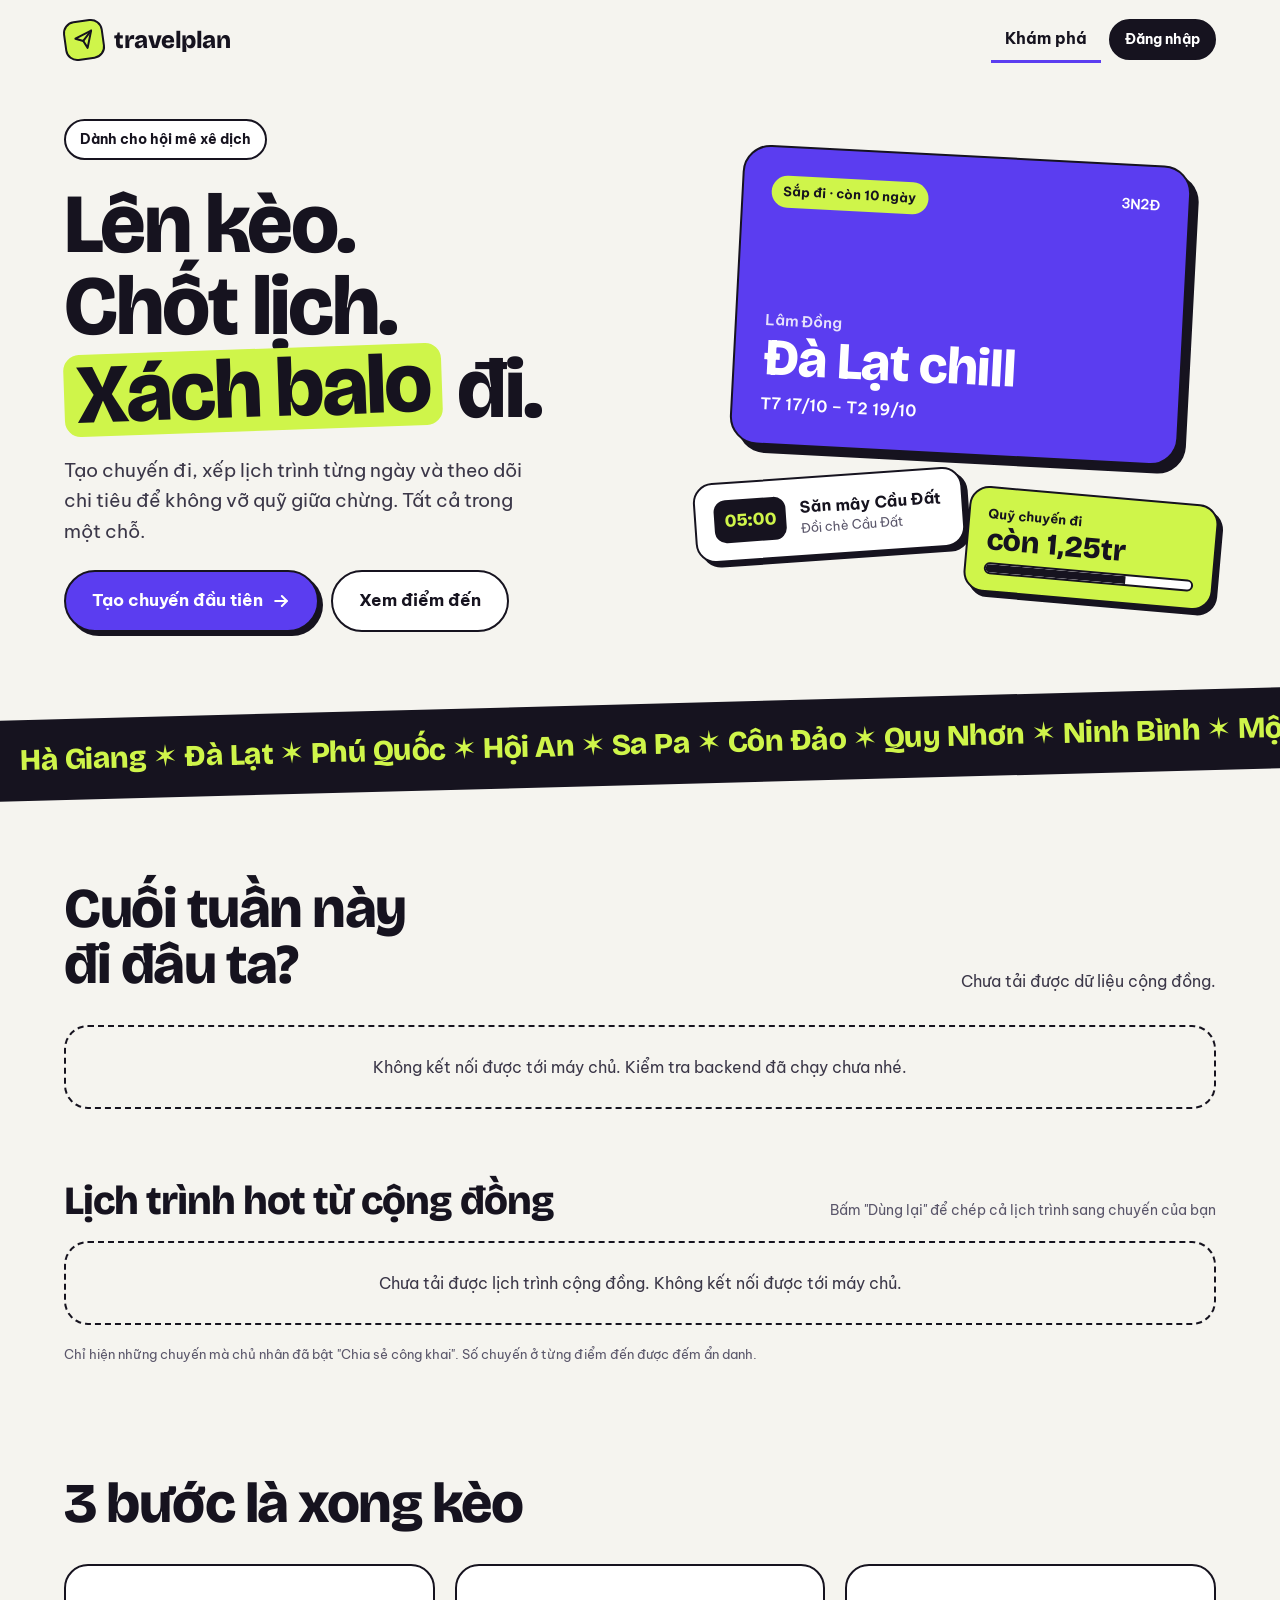
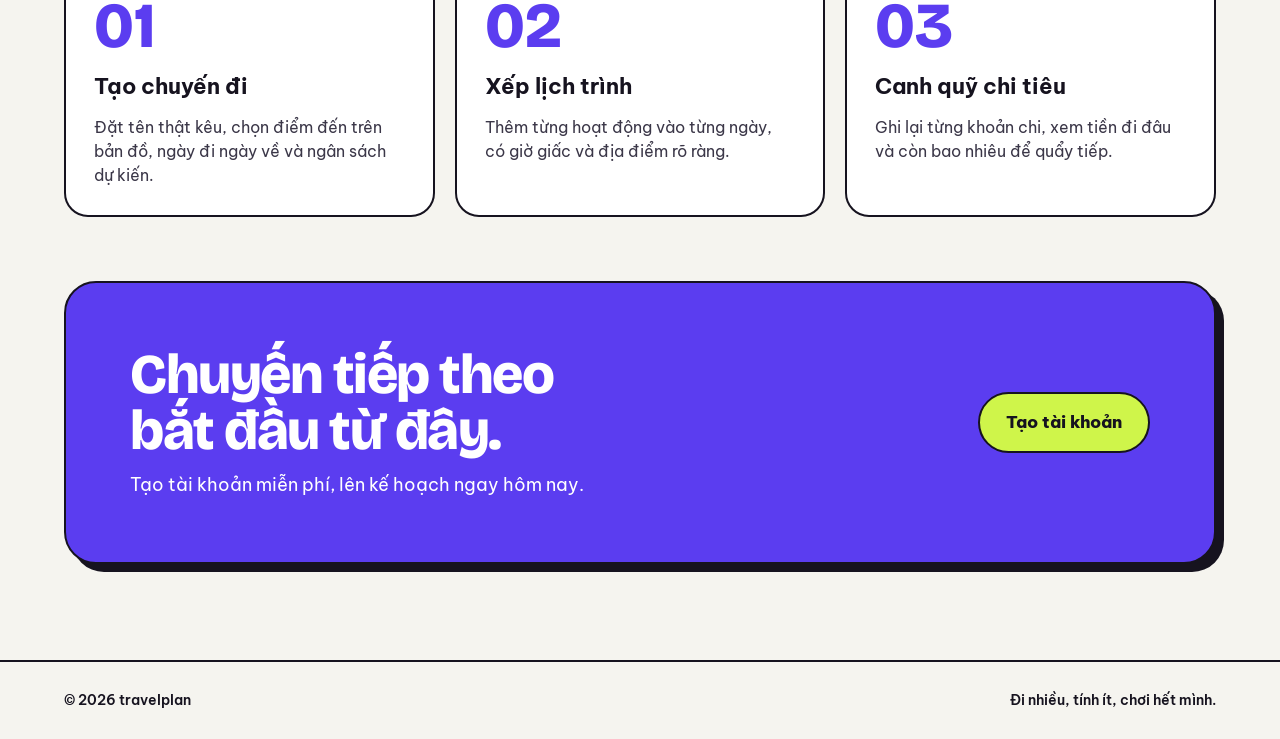
<file: frontend/index.html>
<!DOCTYPE html>
<html lang="vi">
<head>
  <meta charset="UTF-8">
  <meta name="viewport" content="width=device-width, initial-scale=1.0">
  <title>travelplan - Lên kèo. Chốt lịch. Xách balo đi.</title>
  <link rel="preconnect" href="https://fonts.googleapis.com">
  <link rel="preconnect" href="https://fonts.gstatic.com" crossorigin>
  <link href="https://fonts.googleapis.com/css2?family=Bricolage+Grotesque:opsz,wght@12..96,600;12..96,800&family=Be+Vietnam+Pro:wght@400;500;600;700;800&display=swap" rel="stylesheet">
  <link rel="stylesheet" href="css/style.css">
</head>
<body data-page="home">
  <header class="site-header plain" id="siteHeader"></header>
  <main>
    <section class="wrap hero">
      <div class="hero-copy">
        <span class="hero-badge">Dành cho hội mê xê dịch</span>
        <h1 class="h-display">Lên kèo.<br>Chốt lịch.<br><mark>Xách balo</mark> đi.</h1>
        <p>Tạo chuyến đi, xếp lịch trình từng ngày và theo dõi chi tiêu để không vỡ quỹ giữa chừng. Tất cả trong một chỗ.</p>
        <div class="hero-actions">
          <a href="register.html?next=trip-form.html" class="btn btn-primary btn-lg" id="heroCta">
            <span>Tạo chuyến đầu tiên</span><svg width="20" height="20" viewBox="0 0 24 24" fill="none" stroke="currentColor" stroke-width="2.4" stroke-linecap="round" stroke-linejoin="round" aria-hidden="true"><path d="M5 12h14"/><path d="M13 6l6 6-6 6"/></svg>
          </a>
          <a href="#diem-den" class="btn btn-lg">Xem điểm đến</a>
        </div>
      </div>
      <div class="hero-art" aria-hidden="true">
        <div class="big">
          <div class="row-between" style="align-items:flex-start">
            <span class="tag tag-lime">Sắp đi · còn 10 ngày</span>
            <span style="font-weight:600;font-size:14px">3N2Đ</span>
          </div>
          <div>
            <div style="font-size:15px;font-weight:600;opacity:.85">Lâm Đồng</div>
            <div class="name">Đà Lạt chill</div>
            <div style="margin-top:8px;font-weight:600">T7 17/10 – T2 19/10</div>
          </div>
        </div>
        <div class="note time">
          <span class="time-badge">05:00</span>
          <div><div style="font-weight:700">Săn mây Cầu Đất</div><div class="muted" style="font-size:13px">Đồi chè Cầu Đất</div></div>
        </div>
        <div class="note fund">
          <div style="font-size:13px;font-weight:700">Quỹ chuyến đi</div>
          <div class="h-display" style="font-size:30px;letter-spacing:0">còn 1,25tr</div>
          <div class="bar" style="margin-top:8px;background:#fff"><div style="width:68%;background:#16131F"></div></div>
        </div>
      </div>
    </section>

    <div class="marquee" aria-hidden="true">
      <span>Hà Giang ✶ Đà Lạt ✶ Phú Quốc ✶ Hội An ✶ Sa Pa ✶ Côn Đảo ✶ Quy Nhơn ✶ Ninh Bình ✶ Mộc Châu ✶ Hà Giang ✶ Đà Lạt ✶ Phú Quốc ✶ Hội An ✶ Sa Pa ✶ Côn Đảo ✶ Quy Nhơn ✶ Ninh Bình ✶ Mộc Châu ✶&nbsp;</span>
    </div>

    <section class="wrap section" id="diem-den">
      <div class="section-head">
        <h2 class="h-display">Cuối tuần này<br>đi đâu ta?</h2>
        <p id="trendNote">Những nơi cộng đồng travelplan đang lên kèo nhiều nhất cho cuối tuần này.</p>
      </div>
      <div class="dest-grid" id="destGrid" aria-busy="true">
        <div class="skeleton" style="height:220px"></div><div class="skeleton" style="height:220px"></div><div class="skeleton" style="height:220px"></div>
      </div>

      <div id="cong-dong" style="display:flex;flex-direction:column;gap:20px;margin-top:40px">
        <div class="section-head">
          <h3 class="h-display" style="font-size:clamp(28px,4vw,40px);letter-spacing:-1px">Lịch trình hot từ cộng đồng</h3>
          <span class="muted" style="font-size:14px">Bấm "Dùng lại" để chép cả lịch trình sang chuyến của bạn</span>
        </div>
        <div class="community-grid" id="communityGrid" aria-busy="true">
          <div class="skeleton" style="height:300px"></div><div class="skeleton" style="height:300px"></div><div class="skeleton" style="height:300px"></div>
        </div>
        <p class="muted" style="margin:0;font-size:13px">Chỉ hiện những chuyến mà chủ nhân đã bật "Chia sẻ công khai". Số chuyến ở từng điểm đến được đếm ẩn danh.</p>
      </div>
    </section>

    <section class="wrap section" style="padding-top:72px">
      <h2 class="h-display" style="font-size:clamp(36px,5vw,56px)">3 bước là xong kèo</h2>
      <div class="steps">
        <div class="card step"><span class="num">01</span><h3>Tạo chuyến đi</h3><p>Đặt tên thật kêu, chọn điểm đến trên bản đồ, ngày đi ngày về và ngân sách dự kiến.</p></div>
        <div class="card step"><span class="num">02</span><h3>Xếp lịch trình</h3><p>Thêm từng hoạt động vào từng ngày, có giờ giấc và địa điểm rõ ràng.</p></div>
        <div class="card step"><span class="num">03</span><h3>Canh quỹ chi tiêu</h3><p>Ghi lại từng khoản chi, xem tiền đi đâu và còn bao nhiêu để quẩy tiếp.</p></div>
      </div>
    </section>

    <section class="wrap" style="padding-top:24px;padding-bottom:96px">
      <div class="cta">
        <div style="flex:1 1 420px;min-width:0">
          <h2 class="h-display">Chuyến tiếp theo<br>bắt đầu từ đây.</h2>
          <p style="margin:0;font-size:18px" id="ctaText">Tạo tài khoản miễn phí, lên kế hoạch ngay hôm nay.</p>
        </div>
        <a href="register.html" class="btn btn-lime btn-lg" id="ctaBtn" style="font-weight:800">Tạo tài khoản</a>
      </div>
    </section>
  </main>
  <footer class="site-footer">
    <div class="wrap"><span>© 2026 travelplan</span><span>Đi nhiều, tính ít, chơi hết mình.</span></div>
  </footer>
  <script src="js/config.js"></script>
  <script src="js/api.js"></script>
  <script src="js/pickers.js"></script>
  <script src="js/home.js"></script>
</body>
</html>
</file>
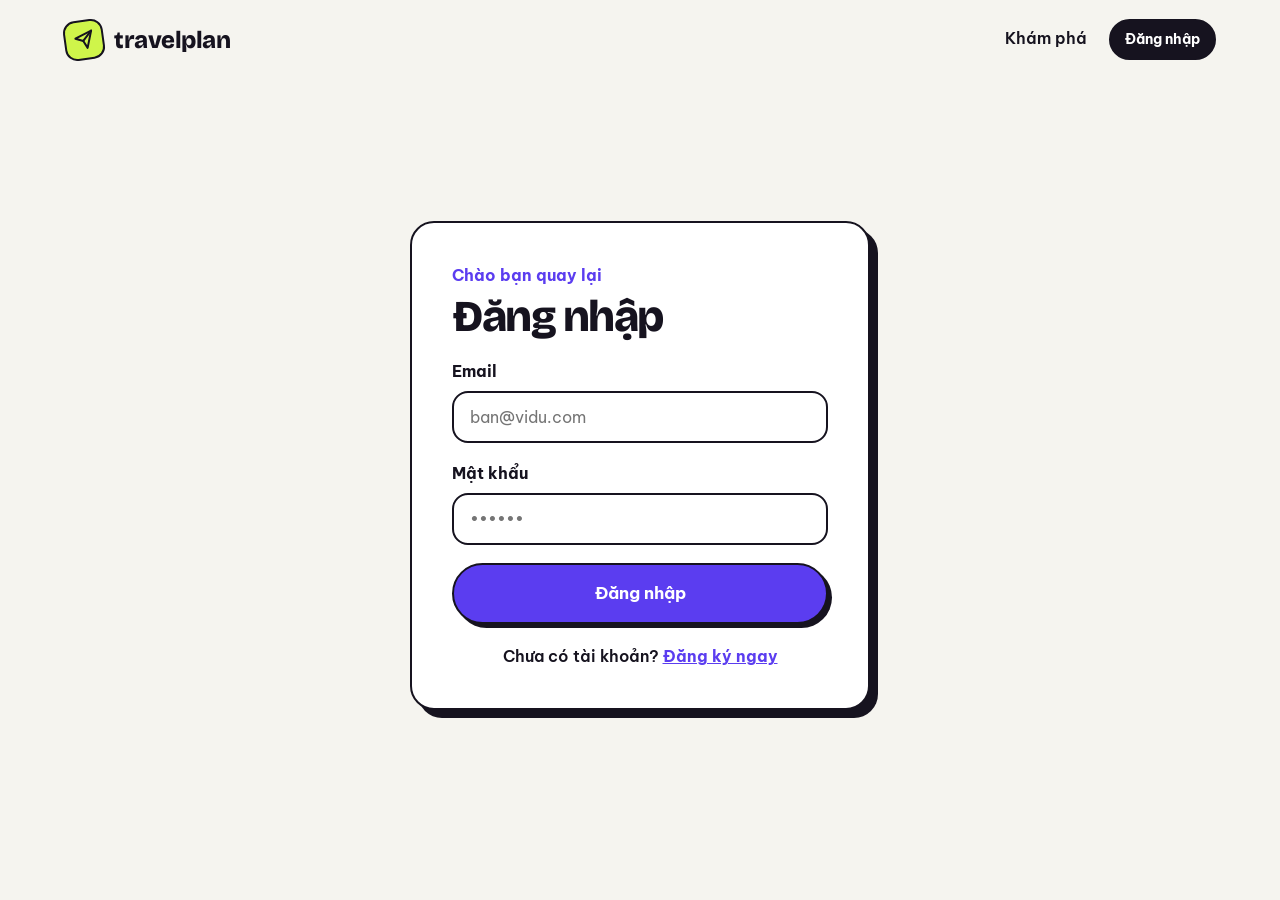
<file: frontend/login.html>
<!DOCTYPE html>
<html lang="vi">
<head>
  <meta charset="UTF-8">
  <meta name="viewport" content="width=device-width, initial-scale=1.0">
  <link rel="preconnect" href="https://fonts.googleapis.com">
  <link rel="preconnect" href="https://fonts.gstatic.com" crossorigin>
  <link href="https://fonts.googleapis.com/css2?family=Bricolage+Grotesque:opsz,wght@12..96,600;12..96,800&family=Be+Vietnam+Pro:wght@400;500;600;700;800&display=swap" rel="stylesheet">
  <link rel="stylesheet" href="css/style.css">
  <title>Đăng nhập - travelplan</title>
</head>
<body data-page="login">
  <header class="site-header plain" id="siteHeader"></header>
  <main class="auth-page">
    <div class="card auth-card">
      <div>
        <p class="eyebrow">Chào bạn quay lại</p>
        <h1 class="h-display">Đăng nhập</h1>
      </div>
      <form id="loginForm" novalidate>
        <div class="field">
          <label for="email">Email</label>
          <input class="input" type="email" id="email" name="email" placeholder="ban@vidu.com" autocomplete="email" maxlength="150">
        </div>
        <div class="field">
          <label for="password">Mật khẩu</label>
          <input class="input" type="password" id="password" name="password" placeholder="••••••" autocomplete="current-password" maxlength="100">
        </div>
        <button type="submit" class="btn btn-primary btn-lg btn-block">Đăng nhập</button>
      </form>
      <p class="auth-switch">Chưa có tài khoản? <a href="register.html" id="switchLink">Đăng ký ngay</a></p>
    </div>
  </main>
  <script src="js/config.js"></script>
  <script src="js/api.js"></script>
  <script src="js/auth.js"></script>
</body>
</html>
</file>
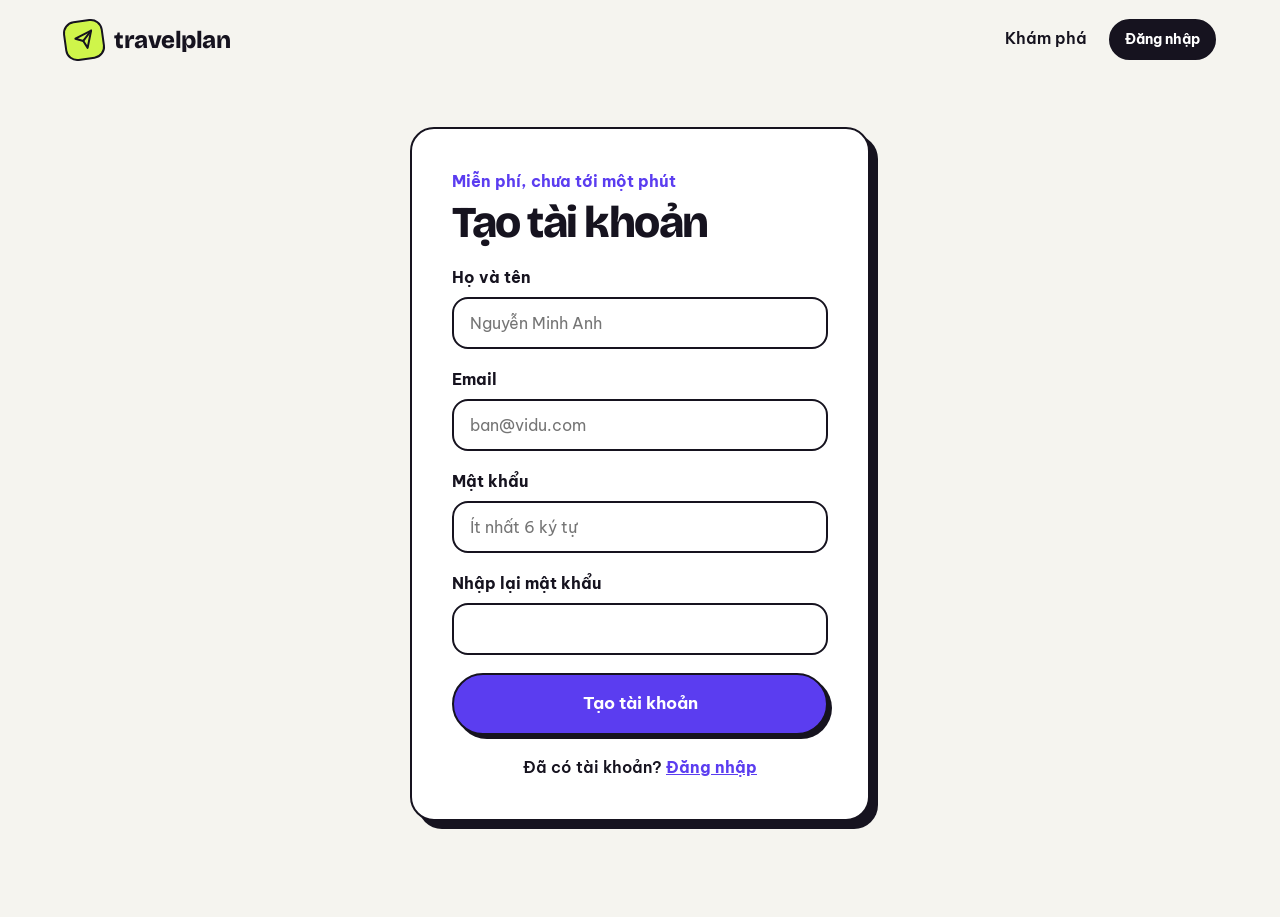
<file: frontend/register.html>
<!DOCTYPE html>
<html lang="vi">
<head>
  <meta charset="UTF-8">
  <meta name="viewport" content="width=device-width, initial-scale=1.0">
  <link rel="preconnect" href="https://fonts.googleapis.com">
  <link rel="preconnect" href="https://fonts.gstatic.com" crossorigin>
  <link href="https://fonts.googleapis.com/css2?family=Bricolage+Grotesque:opsz,wght@12..96,600;12..96,800&family=Be+Vietnam+Pro:wght@400;500;600;700;800&display=swap" rel="stylesheet">
  <link rel="stylesheet" href="css/style.css">
  <title>Đăng ký - travelplan</title>
</head>
<body data-page="register">
  <header class="site-header plain" id="siteHeader"></header>
  <main class="auth-page">
    <div class="card auth-card">
      <div>
        <p class="eyebrow">Miễn phí, chưa tới một phút</p>
        <h1 class="h-display">Tạo tài khoản</h1>
      </div>
      <form id="registerForm" novalidate>
        <div class="field">
          <label for="fullName">Họ và tên</label>
          <input class="input" type="text" id="fullName" name="fullName" placeholder="Nguyễn Minh Anh" autocomplete="name" maxlength="100">
        </div>
        <div class="field">
          <label for="email">Email</label>
          <input class="input" type="email" id="email" name="email" placeholder="ban@vidu.com" autocomplete="email" maxlength="150">
        </div>
        <div class="field">
          <label for="password">Mật khẩu</label>
          <input class="input" type="password" id="password" name="password" placeholder="Ít nhất 6 ký tự" autocomplete="new-password" maxlength="100">
        </div>
        <div class="field">
          <label for="confirmPassword">Nhập lại mật khẩu</label>
          <input class="input" type="password" id="confirmPassword" name="confirmPassword" autocomplete="new-password" maxlength="100">
        </div>
        <button type="submit" class="btn btn-primary btn-lg btn-block">Tạo tài khoản</button>
      </form>
      <p class="auth-switch">Đã có tài khoản? <a href="login.html" id="switchLink">Đăng nhập</a></p>
    </div>
  </main>
  <script src="js/config.js"></script>
  <script src="js/api.js"></script>
  <script src="js/auth.js"></script>
</body>
</html>
</file>
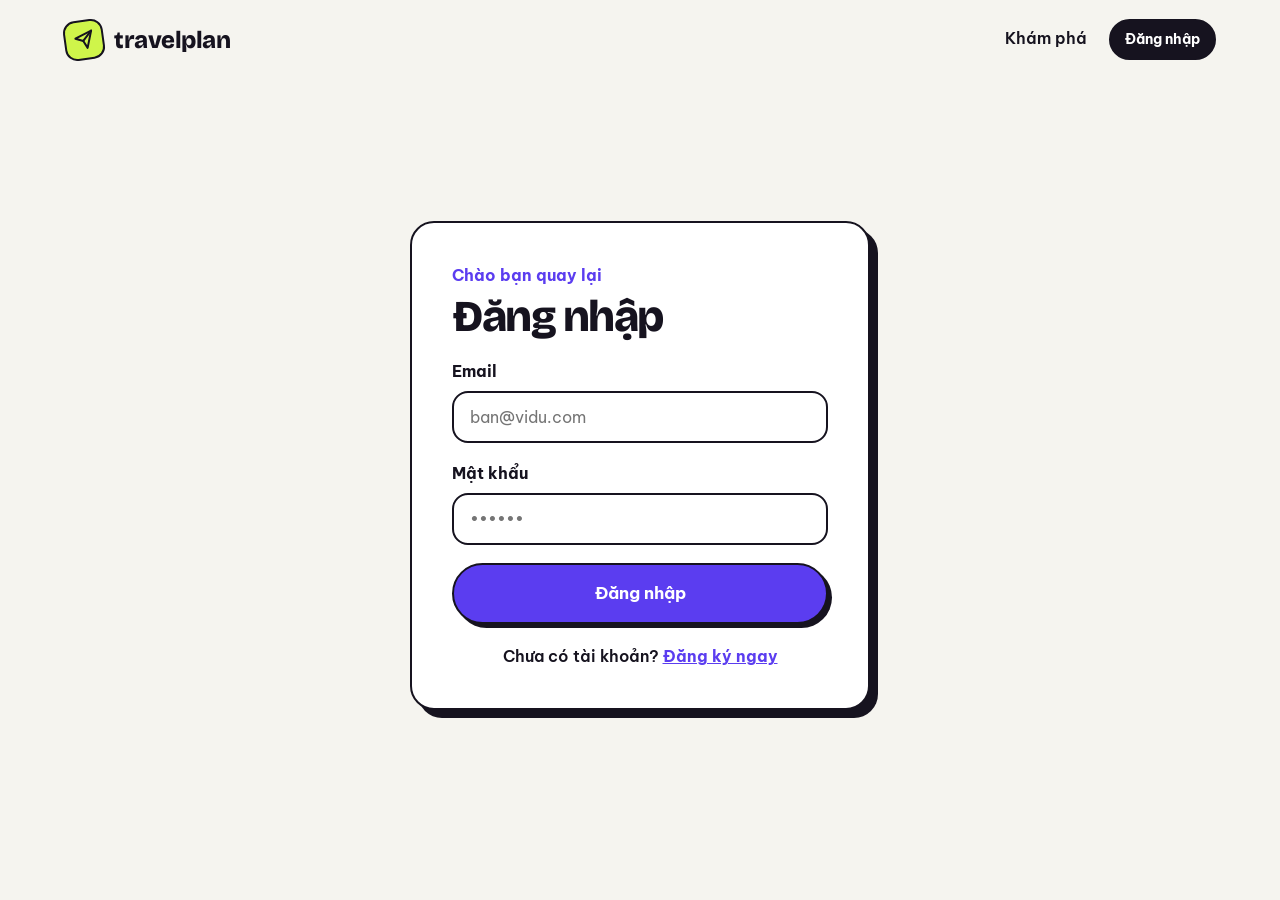
<file: frontend/trip-form.html>
<!DOCTYPE html>
<html lang="vi">
<head>
  <meta charset="UTF-8">
  <meta name="viewport" content="width=device-width, initial-scale=1.0">
  <link rel="preconnect" href="https://fonts.googleapis.com">
  <link rel="preconnect" href="https://fonts.gstatic.com" crossorigin>
  <link href="https://fonts.googleapis.com/css2?family=Bricolage+Grotesque:opsz,wght@12..96,600;12..96,800&family=Be+Vietnam+Pro:wght@400;500;600;700;800&display=swap" rel="stylesheet">
  <link rel="stylesheet" href="css/style.css">
  <title>Lên kèo chuyến mới - travelplan</title>
</head>
<body data-page="trips">
  <header class="site-header" id="siteHeader"></header>
  <main class="wrap page">
    <div>
      <a href="trips.html" class="back-link" id="backLink">
        <svg width="18" height="18" viewBox="0 0 24 24" fill="none" stroke="currentColor" stroke-width="2.4" stroke-linecap="round" stroke-linejoin="round" aria-hidden="true"><path d="M19 12H5"/><path d="m11 18-6-6 6-6"/></svg>
        <span>Tất cả chuyến đi</span>
      </a>
      <p class="eyebrow" id="formEyebrow">Chuyến mới</p>
      <h1 class="h-display page-title" id="formTitle">Lên kèo thôi!</h1>
    </div>
    <div class="form-layout">
      <form class="card form-card" id="tripForm" novalidate>
        <div class="field">
          <label for="fName">Tên chuyến đi <span class="req">*</span></label>
          <input class="input big" id="fName" name="name" maxlength="150" placeholder="Đà Lạt chill" autocomplete="off">
          <span class="hint">Đặt tên cho vui, ví dụ "Hội An đêm rằm" hay "Trốn deadline ra biển".</span>
        </div>

        <div class="field">
          <label for="fDest">Điểm đến <span class="req">*</span> <span class="hint" style="font-weight:600" id="destSource">· tìm trên bản đồ</span></label>
          <div class="combo">
            <div class="input-icon">
              <svg width="20" height="20" viewBox="0 0 24 24" fill="none" stroke="currentColor" stroke-width="2.4" stroke-linecap="round" aria-hidden="true"><circle cx="11" cy="11" r="7"/><path d="m20 20-3.5-3.5"/></svg>
              <input id="fDest" name="destination" maxlength="150" placeholder="Gõ tên nơi muốn đến, ví dụ Đà Lạt" autocomplete="off" style="font-weight:700">
            </div>
          </div>
          <div class="map-card hidden" id="mapCard">
            <iframe id="mapFrame" title="Bản đồ điểm đến" loading="lazy" referrerpolicy="no-referrer-when-downgrade"></iframe>
            <div class="foot">
              <div style="min-width:0">
                <div style="font-weight:800" id="placeName"></div>
                <div class="muted" style="font-size:13px" id="placeAddr"></div>
              </div>
              <a class="btn btn-sm" id="placeLink" target="_blank" rel="noopener">Mở Google Maps
                <svg width="16" height="16" viewBox="0 0 24 24" fill="none" stroke="currentColor" stroke-width="2.2" stroke-linecap="round" stroke-linejoin="round" aria-hidden="true"><path d="M14 4h6v6"/><path d="M20 4 10 14"/><path d="M19 14v5a1 1 0 0 1-1 1H5a1 1 0 0 1-1-1V6a1 1 0 0 1 1-1h5"/></svg>
              </a>
            </div>
          </div>
        </div>

        <fieldset>
          <legend>Ngày đi và ngày về <span class="req">*</span></legend>
          <div class="grid-2">
            <button type="button" class="date-field" id="startBtn" aria-controls="calendarBox"><span class="lbl">Ngày đi</span><span class="val">Chọn ngày</span></button>
            <button type="button" class="date-field" id="endBtn" aria-controls="calendarBox"><span class="lbl">Ngày về</span><span class="val">Chọn ngày</span></button>
          </div>
          <div id="calendarBox" class="hidden"></div>
          <div class="nights-pill hidden" id="nightsPill" style="margin-top:12px"></div>
        </fieldset>

        <div class="field">
          <label for="fBudget">Ngân sách dự kiến</label>
          <div class="input-group">
            <input id="fBudget" inputmode="numeric" placeholder="Ví dụ 6.000.000" autocomplete="off">
            <span class="addon">VND</span>
          </div>
          <div style="display:flex;gap:8px;flex-wrap:wrap" id="budgetChips">
            <button type="button" class="chip sm" data-budget="2000000">2 triệu</button>
            <button type="button" class="chip sm" data-budget="5000000">5 triệu</button>
            <button type="button" class="chip sm" data-budget="10000000">10 triệu</button>
            <button type="button" class="chip sm" data-budget="20000000">20 triệu</button>
          </div>
        </div>

        <div class="field">
          <label for="fDesc">Mô tả</label>
          <textarea class="input" id="fDesc" name="description" rows="3" maxlength="1000" placeholder="Đi với ai, mục tiêu chuyến này là gì..."></textarea>
          <span class="hint" id="descCount">0/1000</span>
        </div>

        <label class="switch-row" for="fPublic">
          <input type="checkbox" id="fPublic">
          <span class="switch" aria-hidden="true"></span>
          <span>
            <b style="display:block">Chia sẻ công khai lịch trình</b>
            <span class="hint" style="font-size:14px">Lịch trình hiện ở mục "Lịch trình hot" trên trang chủ để người khác dùng lại, kèm tên gọi của bạn. Khoản chi không bao giờ được chia sẻ.</span>
          </span>
        </label>

        <div class="form-actions">
          <a href="trips.html" class="btn btn-ghost" id="cancelLink">Hủy</a>
          <button type="submit" class="btn btn-primary btn-lg" id="submitBtn">
            <span>Tạo chuyến đi</span>
            <svg width="20" height="20" viewBox="0 0 24 24" fill="none" stroke="currentColor" stroke-width="2.4" stroke-linecap="round" stroke-linejoin="round" aria-hidden="true"><path d="M5 12h14"/><path d="M13 6l6 6-6 6"/></svg>
          </button>
        </div>
      </form>

      <aside class="preview-col" aria-label="Xem trước thẻ chuyến đi">
        <span class="muted" style="font-weight:700;font-size:14px">XEM TRƯỚC THẺ CHUYẾN ĐI</span>
        <div id="previewCard"></div>
        <p style="margin:8px 0 0;font-size:14px;color:var(--text-2)" id="previewNote">Thẻ cập nhật ngay khi bạn gõ. Ảnh bìa thêm sau ở trang chi tiết chuyến đi.</p>
      </aside>
    </div>
  </main>
  <footer class="site-footer">
    <div class="wrap"><span>© 2026 travelplan</span><span>Đi nhiều, tính ít, chơi hết mình.</span></div>
  </footer>
  <script src="js/config.js"></script>
  <script src="js/api.js"></script>
  <script src="js/pickers.js"></script>
  <script src="js/place-search.js"></script>
  <script src="js/trip-form.js"></script>
</body>
</html>
</file>
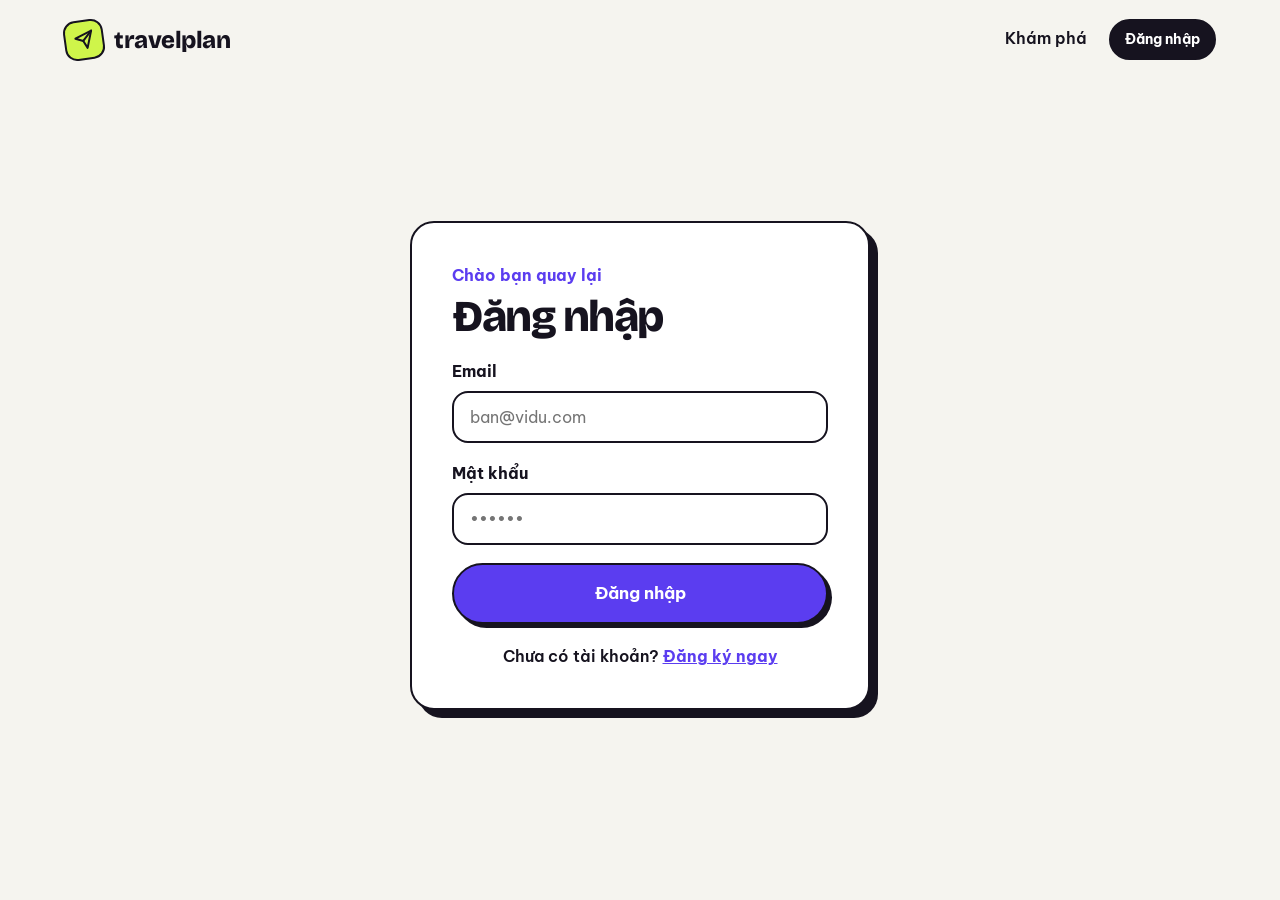
<file: frontend/trip.html>
<!DOCTYPE html>
<html lang="vi">
<head>
  <meta charset="UTF-8">
  <meta name="viewport" content="width=device-width, initial-scale=1.0">
  <link rel="preconnect" href="https://fonts.googleapis.com">
  <link rel="preconnect" href="https://fonts.gstatic.com" crossorigin>
  <link href="https://fonts.googleapis.com/css2?family=Bricolage+Grotesque:opsz,wght@12..96,600;12..96,800&family=Be+Vietnam+Pro:wght@400;500;600;700;800&display=swap" rel="stylesheet">
  <link rel="stylesheet" href="css/style.css">
  <title>Chuyến đi - travelplan</title>
</head>
<body data-page="trips">
  <header class="site-header" id="siteHeader"></header>
  <main>
    <section class="wrap" style="padding-top:32px">
      <a href="trips.html" class="back-link" style="margin-bottom:16px">
        <svg width="18" height="18" viewBox="0 0 24 24" fill="none" stroke="currentColor" stroke-width="2.4" stroke-linecap="round" stroke-linejoin="round" aria-hidden="true"><path d="M19 12H5"/><path d="m11 18-6-6 6-6"/></svg>
        Tất cả chuyến đi
      </a>
      <div class="trip-hero" id="tripHero" style="background:#16131F;color:#fff">
        <div class="info"><div class="loading-line" style="color:inherit;text-align:left">Đang tải chuyến đi...</div></div>
      </div>
    </section>

    <div class="wrap hidden" id="tripContent" style="padding-top:40px;padding-bottom:96px;display:flex;flex-direction:column;gap:28px">
      <div class="row-between">
        <div class="seg" role="tablist" aria-label="Phần của chuyến đi">
          <button type="button" role="tab" id="tabPlan" aria-controls="viewPlan" aria-selected="true">Lịch trình</button>
          <button type="button" role="tab" id="tabBudget" aria-controls="viewBudget" aria-selected="false">Ngân sách</button>
        </div>
      </div>

      <div id="viewPlan" role="tabpanel" aria-labelledby="tabPlan" class="detail-layout">
        <section class="detail-main">
          <div class="row-between">
            <h2 class="h-display section-title">Lịch trình</h2>
            <button type="button" class="btn btn-dark" data-action="add-item">
              <svg width="18" height="18" viewBox="0 0 24 24" fill="none" stroke="currentColor" stroke-width="2.6" stroke-linecap="round" aria-hidden="true"><path d="M12 5v14"/><path d="M5 12h14"/></svg>
              Thêm hoạt động
            </button>
          </div>
          <div class="day-tabs" id="dayTabs" role="tablist" aria-label="Chọn ngày"></div>
          <div class="timeline" id="timeline" role="tabpanel" aria-live="polite"></div>
        </section>
        <aside class="detail-side" id="planSide"></aside>
      </div>

      <div id="viewBudget" role="tabpanel" aria-labelledby="tabBudget" class="hidden" style="display:flex;flex-direction:column;gap:28px"></div>
    </div>
  </main>

  <!-- Thêm / sửa hoạt động -->
  <div class="modal-backdrop hidden" id="itemModal">
    <form class="modal" id="itemForm" role="dialog" aria-modal="true" aria-labelledby="itemTitle" novalidate>
      <div class="modal-head">
        <div><p class="sub trip-name"></p><h2 class="h-display" id="itemTitle">Thêm hoạt động</h2></div>
        <button type="button" class="icon-btn bordered" data-close aria-label="Đóng"><svg width="18" height="18" viewBox="0 0 24 24" fill="none" stroke="currentColor" stroke-width="2.4" stroke-linecap="round" aria-hidden="true"><path d="M6 6l12 12"/><path d="M18 6 6 18"/></svg></button>
      </div>
      <fieldset>
        <legend>Ngày <span class="req">*</span></legend>
        <div class="day-pick" id="itemDays"></div>
      </fieldset>
      <div class="field">
        <label for="iActivity">Hoạt động <span class="req">*</span></label>
        <input class="input big" id="iActivity" name="activity" maxlength="200" placeholder="Ví dụ: Săn mây Cầu Đất" autocomplete="off">
      </div>
      <div class="grid-2" style="align-items:start">
        <div class="field" id="iStartField"><span class="label" id="iStartLbl">Bắt đầu</span></div>
        <div class="field" id="iEndField"><span class="label" id="iEndLbl">Kết thúc</span></div>
      </div>
      <div class="field">
        <label for="iLocation">Địa điểm</label>
        <div class="input-icon">
          <svg width="20" height="20" viewBox="0 0 24 24" fill="none" stroke="currentColor" stroke-width="2.2" stroke-linecap="round" stroke-linejoin="round" aria-hidden="true"><path d="M12 21s-7-6.2-7-11.5a7 7 0 0 1 14 0C19 14.8 12 21 12 21z"/><circle cx="12" cy="9.5" r="2.5"/></svg>
          <input id="iLocation" name="location" maxlength="200" placeholder="Ví dụ: Đồi chè Cầu Đất" autocomplete="off">
        </div>
      </div>
      <div class="field">
        <label for="iNote">Ghi chú</label>
        <textarea class="input" id="iNote" name="note" rows="2" maxlength="1000" placeholder="Đặt trước, mang theo gì..."></textarea>
      </div>
      <div class="form-actions">
        <button type="button" class="btn btn-ghost" data-close>Hủy</button>
        <button type="button" class="btn" id="itemSaveMore">Lưu &amp; thêm tiếp</button>
        <button type="submit" class="btn btn-primary">Lưu hoạt động</button>
      </div>
    </form>
  </div>

  <!-- Thêm / sửa khoản chi -->
  <div class="modal-backdrop hidden" id="expenseModal">
    <form class="modal" id="expenseForm" role="dialog" aria-modal="true" aria-labelledby="expTitle" novalidate>
      <div class="modal-head">
        <div><p class="sub trip-name"></p><h2 class="h-display" id="expTitle">Thêm khoản chi</h2></div>
        <button type="button" class="icon-btn bordered" data-close aria-label="Đóng"><svg width="18" height="18" viewBox="0 0 24 24" fill="none" stroke="currentColor" stroke-width="2.4" stroke-linecap="round" aria-hidden="true"><path d="M6 6l12 12"/><path d="M18 6 6 18"/></svg></button>
      </div>
      <div class="field">
        <label for="eAmount">Số tiền <span class="req">*</span></label>
        <div class="amount-box">
          <input id="eAmount" inputmode="numeric" placeholder="0" autocomplete="off">
          <span aria-hidden="true">đ</span>
        </div>
        <div style="display:flex;gap:8px;flex-wrap:wrap" id="amountChips">
          <button type="button" class="chip sm" data-add="50000">+50k</button>
          <button type="button" class="chip sm" data-add="100000">+100k</button>
          <button type="button" class="chip sm" data-add="200000">+200k</button>
          <button type="button" class="chip sm" data-add="500000">+500k</button>
          <button type="button" class="btn btn-ghost btn-sm" data-add="0">Xóa số</button>
        </div>
      </div>
      <fieldset>
        <legend>Loại chi phí <span class="req">*</span></legend>
        <div class="cat-pick" id="catPick"></div>
      </fieldset>
      <div class="field">
        <label for="eDesc">Nội dung <span class="req">*</span></label>
        <input class="input" id="eDesc" name="description" maxlength="200" placeholder="Ví dụ: Bánh tráng nướng chợ đêm" autocomplete="off">
      </div>
      <fieldset>
        <legend>Ngày chi</legend>
        <div style="display:flex;gap:8px;flex-wrap:wrap" id="expDates"></div>
        <div id="expCalendar" class="hidden"></div>
      </fieldset>
      <div class="impact" id="impact" aria-live="polite"></div>
      <div class="form-actions">
        <button type="button" class="btn btn-ghost" data-close>Hủy</button>
        <button type="button" class="btn" id="expSaveMore">Lưu &amp; thêm tiếp</button>
        <button type="submit" class="btn btn-primary">Lưu khoản chi</button>
      </div>
    </form>
  </div>

  <footer class="site-footer">
    <div class="wrap"><span>© 2026 travelplan</span><span>Đi nhiều, tính ít, chơi hết mình.</span></div>
  </footer>
  <script src="js/config.js"></script>
  <script src="js/api.js"></script>
  <script src="js/pickers.js"></script>
  <script src="js/trip-detail.js"></script>
</body>
</html>
</file>
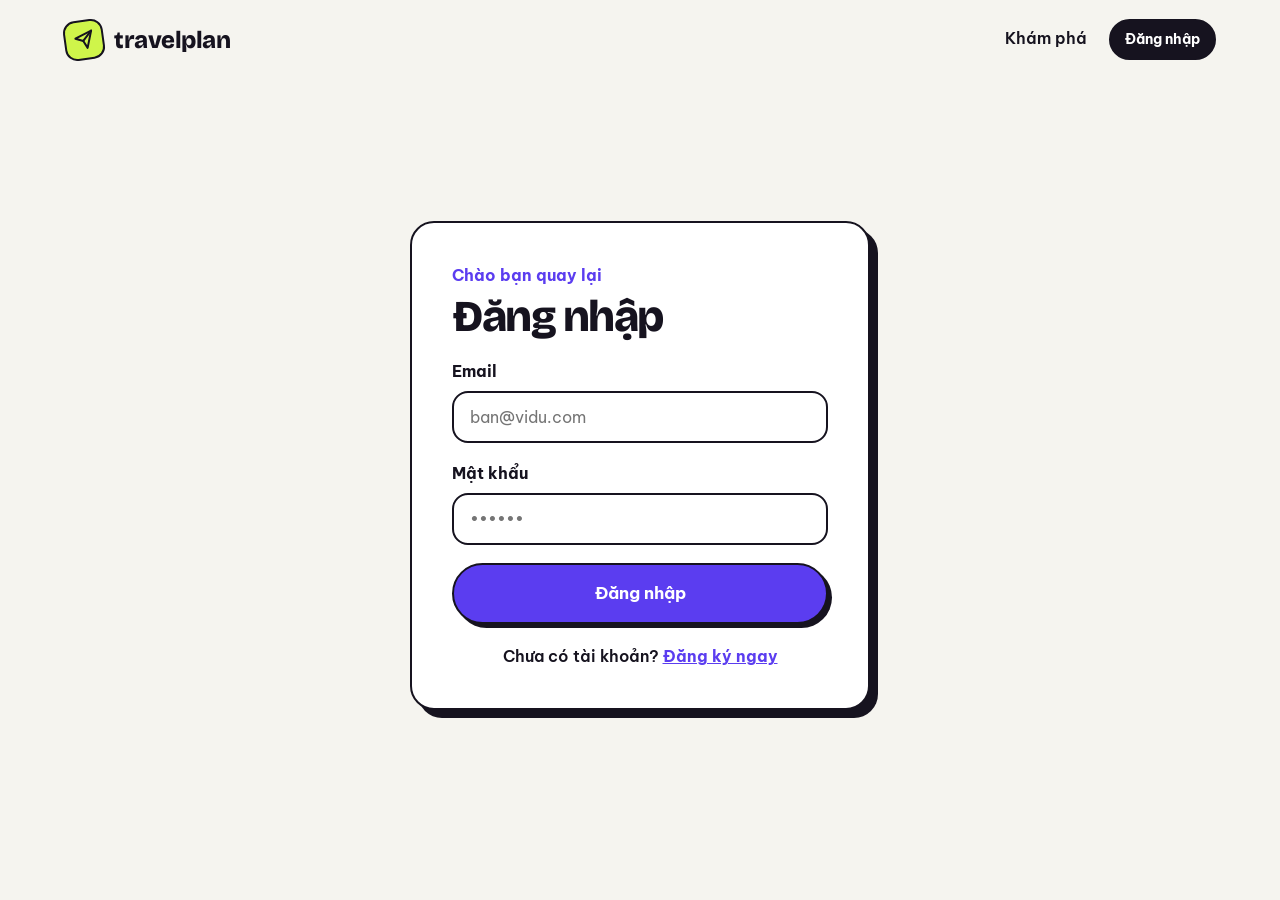
<file: frontend/trips.html>
<!DOCTYPE html>
<html lang="vi">
<head>
  <meta charset="UTF-8">
  <meta name="viewport" content="width=device-width, initial-scale=1.0">
  <link rel="preconnect" href="https://fonts.googleapis.com">
  <link rel="preconnect" href="https://fonts.gstatic.com" crossorigin>
  <link href="https://fonts.googleapis.com/css2?family=Bricolage+Grotesque:opsz,wght@12..96,600;12..96,800&family=Be+Vietnam+Pro:wght@400;500;600;700;800&display=swap" rel="stylesheet">
  <link rel="stylesheet" href="css/style.css">
  <title>Chuyến đi của tôi - travelplan</title>
</head>
<body data-page="trips">
  <header class="site-header" id="siteHeader"></header>
  <main class="wrap page">
    <div class="page-head">
      <div>
        <p class="eyebrow" id="greeting">Đi đâu tiếp đây?</p>
        <h1 class="h-display page-title">Chuyến đi của bạn</h1>
      </div>
      <a href="trip-form.html" class="btn btn-primary btn-lg">
        <svg width="20" height="20" viewBox="0 0 24 24" fill="none" stroke="currentColor" stroke-width="2.6" stroke-linecap="round" aria-hidden="true"><path d="M12 5v14"/><path d="M5 12h14"/></svg>
        Chuyến mới
      </a>
    </div>
    <div class="filters" id="filters" role="group" aria-label="Lọc chuyến đi"></div>
    <div id="tripList" aria-live="polite"><div class="trip-grid">
      <div class="skeleton" style="height:330px"></div><div class="skeleton" style="height:330px"></div><div class="skeleton" style="height:330px"></div>
    </div></div>
  </main>
  <footer class="site-footer">
    <div class="wrap"><span>© 2026 travelplan</span><span>Đi nhiều, tính ít, chơi hết mình.</span></div>
  </footer>
  <script src="js/config.js"></script>
  <script src="js/api.js"></script>
  <script src="js/trips.js"></script>
</body>
</html>
</file>
<file: frontend/css/style.css>
/* ===== travelplan ===== */
:root {
  --ground: #F5F4EF;
  --ink: #16131F;
  --lime: #CFF54A;
  --violet: #5B3DF0;
  --violet-soft: #E4DEFF;
  --text-2: #3B3748;
  --muted: #5A566A;
  --line: #E4E1EC;
  --track: #EEECF4;
  --white: #FFFFFF;
  --red: #C8341A;
  --red-ink: #8A1F0B;
  --err-text: #B42A12;
  --err-bg: #FFF1EE;
  --err-border: #D93A1E;
  --tint-red: #FFD8CC;
  --warn: #FFE58A;
  --warn-ink: #5C4300;
  --heading: "Bricolage Grotesque", "Be Vietnam Pro", system-ui, sans-serif;
  --body: "Be Vietnam Pro", system-ui, -apple-system, "Segoe UI", sans-serif;
}

* { box-sizing: border-box; }
html { -webkit-text-size-adjust: 100%; }
body {
  margin: 0;
  font-family: var(--body);
  color: var(--ink);
  background: var(--ground);
  line-height: 1.5;
  min-height: 100vh;
  display: flex;
  flex-direction: column;
  overflow-x: hidden;
}
main { flex: 1; }
a { color: var(--ink); }
a:hover { color: var(--violet); }
img { max-width: 100%; display: block; }
button, input, textarea, select { font: inherit; color: inherit; }
button { cursor: pointer; }
:focus-visible { outline: 3px solid var(--violet); outline-offset: 2px; }
.hidden { display: none !important; }
.sr-only { position: absolute; width: 1px; height: 1px; overflow: hidden; clip: rect(0 0 0 0); white-space: nowrap; }
.wrap { width: 100%; max-width: 1200px; margin: 0 auto; padding: 0 24px; }
@media (max-width: 600px) { .wrap { padding: 0 16px; } }
.h-display { font-family: var(--heading); font-weight: 800; letter-spacing: -1.5px; line-height: 1; margin: 0; }
.muted { color: var(--muted); }
.eyebrow { margin: 0 0 8px; font-weight: 700; color: var(--violet); }
.page-title { font-size: clamp(40px, 6vw, 64px); letter-spacing: -2px; }

/* ===== Header ===== */
.site-header { background: var(--white); border-bottom: 2px solid var(--ink); }
.site-header.plain { background: transparent; border-bottom: 0; }
.header-inner { display: flex; align-items: center; justify-content: space-between; gap: 16px; flex-wrap: wrap; padding-top: 16px; padding-bottom: 16px; }
.logo { display: flex; align-items: center; gap: 10px; text-decoration: none; color: var(--ink); }
.logo-mark {
  width: 40px; height: 40px; border-radius: 12px; background: var(--lime); border: 2px solid var(--ink);
  display: grid; place-items: center; transform: rotate(-8deg);
}
.logo-text { font-family: var(--heading); font-weight: 800; font-size: 24px; letter-spacing: -0.5px; }
.nav { display: flex; align-items: center; gap: 8px; flex-wrap: wrap; }
.nav-link { padding: 10px 14px; font-weight: 600; text-decoration: none; border-bottom: 3px solid transparent; }
.nav-link.active { font-weight: 700; border-bottom-color: var(--violet); }
.user-pill {
  display: flex; align-items: center; gap: 8px; padding: 6px 14px 6px 6px; border-radius: 999px;
  border: 2px solid var(--ink); font-weight: 700; background: var(--white);
}
.avatar {
  width: 32px; height: 32px; border-radius: 999px; background: var(--violet); color: var(--white);
  display: grid; place-items: center; font-size: 14px; font-weight: 800; border: 2px solid var(--ink); flex: 0 0 auto;
}
.avatar.lg { width: 40px; height: 40px; font-size: 16px; }
@media (max-width: 600px) { .hide-sm { display: none !important; } }

/* ===== Nút ===== */
.btn {
  display: inline-flex; align-items: center; justify-content: center; gap: 8px;
  padding: 12px 20px; min-height: 48px; border-radius: 999px; border: 2px solid var(--ink);
  background: var(--white); color: var(--ink); font-weight: 700; text-decoration: none; white-space: nowrap;
  transition: transform .08s ease, box-shadow .08s ease;
}
.btn:hover { color: inherit; }
.btn:disabled { opacity: .55; cursor: not-allowed; }
.btn-primary { background: var(--violet); color: var(--white); box-shadow: 4px 4px 0 var(--ink); }
.btn-primary:hover { color: var(--white); }
.btn-primary:active:not(:disabled), .btn-shadow:active:not(:disabled) { transform: translate(2px, 2px); box-shadow: 2px 2px 0 var(--ink); }
.btn-lime { background: var(--lime); }
.btn-dark { background: var(--ink); color: var(--white); }
.btn-dark:hover { color: var(--white); }
.btn-danger { background: var(--red); color: var(--white); box-shadow: 3px 3px 0 var(--ink); }
.btn-danger:hover { color: var(--white); }
.btn-ghost { border-color: transparent; background: transparent; }
.btn-outline-light { background: transparent; color: inherit; border-color: currentColor; }
.btn-lg { padding: 16px 26px; min-height: 52px; font-size: 17px; }
.btn-sm { padding: 8px 14px; min-height: 40px; font-size: 14px; }
.btn-block { width: 100%; }
.icon-btn {
  width: 44px; height: 44px; border-radius: 999px; border: 0; background: transparent; color: var(--ink);
  display: inline-grid; place-items: center; flex: 0 0 auto;
}
.icon-btn:hover { background: var(--ground); }
.icon-btn.bordered { border: 2px solid var(--ink); background: var(--white); }
.chip {
  padding: 8px 16px; min-height: 44px; border-radius: 999px; border: 2px solid var(--ink);
  background: var(--white); font-size: 14px; font-weight: 700; display: inline-flex; align-items: center; gap: 6px;
}
.chip[aria-pressed="true"] { background: var(--ink); color: var(--white); }
.chip.sm { padding: 6px 14px; min-height: 36px; font-weight: 600; }
.chip.sm[aria-pressed="true"] { background: var(--lime); color: var(--ink); font-weight: 700; }
.tag { padding: 6px 12px; border-radius: 999px; font-weight: 700; font-size: 13px; display: inline-block; white-space: nowrap; }
.tag-lime { background: var(--lime); color: var(--ink); }
.tag-ink { background: var(--ink); color: var(--white); }
.tag-grey { background: #E4E1EC; color: var(--ink); }
.tag-outline { border: 2px solid currentColor; }

/* ===== Thẻ & khung ===== */
.card { background: var(--white); border: 2px solid var(--ink); border-radius: 24px; }
.card-pad { padding: 22px; }
.shadow { box-shadow: 5px 5px 0 var(--ink); }
.panel-title { margin: 0; font-family: var(--heading); font-weight: 800; font-size: 26px; letter-spacing: -0.5px; }
.section-title { font-size: 36px; letter-spacing: -1px; }

/* ===== Form ===== */
.field { display: flex; flex-direction: column; gap: 8px; }
.field > label, .field > .label, fieldset > legend { font-weight: 700; padding: 0; }
.req { color: var(--err-border); }
.hint { font-size: 13px; color: var(--muted); }
fieldset { border: 0; padding: 0; margin: 0; min-width: 0; }
fieldset > legend { margin-bottom: 10px; }
.input {
  width: 100%; padding: 12px 16px; min-height: 52px; border-radius: 16px; border: 2px solid var(--ink);
  background: var(--white); color: var(--ink); outline: none;
}
.input:focus, .input-group:focus-within { border-color: var(--violet); box-shadow: 0 0 0 4px var(--violet-soft); }
.input.big { font-size: 20px; font-weight: 700; min-height: 56px; }
textarea.input { resize: vertical; min-height: 0; }
.input-group { display: flex; align-items: center; border-radius: 16px; border: 2px solid var(--ink); background: var(--white); overflow: hidden; }
.input-group input { flex: 1; min-width: 0; border: 0; outline: none; padding: 12px 16px; min-height: 48px; background: transparent; font-weight: 700; }
.input-group .addon { padding: 0 16px; align-self: stretch; display: grid; place-items: center; background: var(--ground); border-left: 2px solid var(--ink); font-weight: 700; }
.input-icon { display: flex; align-items: center; gap: 10px; padding: 0 16px; min-height: 52px; border-radius: 16px; border: 2px solid var(--ink); background: var(--white); }
.input-icon input { flex: 1; min-width: 0; border: 0; outline: none; background: transparent; padding: 12px 0; }
.input-icon:focus-within { border-color: var(--violet); box-shadow: 0 0 0 4px var(--violet-soft); }
.is-invalid, .is-invalid:focus, .is-invalid:focus-within { border-color: var(--err-border) !important; background: var(--err-bg) !important; box-shadow: none !important; }
.field-error { margin: 0; display: flex; gap: 8px; align-items: center; font-size: 14px; font-weight: 600; color: var(--err-text); }
.grid-2 { display: grid; grid-template-columns: repeat(auto-fit, minmax(200px, 1fr)); gap: 16px; }
.form-actions { display: flex; gap: 10px; justify-content: flex-end; align-items: center; flex-wrap: wrap; padding-top: 8px; border-top: 2px solid var(--track); }
.switch-row { display: flex; gap: 14px; align-items: flex-start; padding: 16px; border-radius: 18px; background: var(--ground); cursor: pointer; }
.switch-row input { position: absolute; opacity: 0; width: 1px; height: 1px; }
.switch {
  flex: 0 0 auto; width: 52px; height: 30px; border-radius: 999px; border: 2px solid var(--ink); background: var(--white);
  position: relative; transition: background .15s;
}
.switch::after { content: ""; position: absolute; top: 3px; left: 3px; width: 20px; height: 20px; border-radius: 999px; background: var(--ink); transition: transform .15s; }
.switch-row input:checked + .switch { background: var(--lime); }
.switch-row input:checked + .switch::after { transform: translateX(22px); }
.switch-row input:focus-visible + .switch { outline: 3px solid var(--violet); outline-offset: 2px; }

/* ===== Thanh tiến độ ===== */
.bar { height: 12px; border-radius: 999px; border: 2px solid var(--ink); background: var(--ground); overflow: hidden; }
.bar > div { height: 100%; background: var(--violet); }
.bar.hot > div { background: #FF4D2E; }
.bar-soft { height: 10px; border-radius: 999px; background: var(--track); overflow: hidden; }
.bar-soft > div { height: 100%; border-radius: 999px; background: var(--violet); }

/* ===== Trang chủ ===== */
.hero { display: flex; flex-wrap: wrap; gap: 48px; align-items: center; padding-top: 40px; padding-bottom: 72px; }
.hero-copy { flex: 1 1 480px; min-width: 0; display: flex; flex-direction: column; gap: 24px; }
.hero-badge { align-self: flex-start; padding: 8px 14px; border-radius: 999px; border: 2px solid var(--ink); background: var(--white); font-weight: 700; font-size: 14px; }
.hero h1 { font-size: clamp(44px, 7vw, 84px); line-height: .98; letter-spacing: -2px; }
.hero h1 mark { background: var(--lime); color: inherit; padding: 0 12px; border-radius: 16px; display: inline-block; transform: rotate(-2deg); }
.hero p { margin: 0; font-size: 19px; line-height: 1.6; max-width: 480px; color: var(--text-2); }
.hero-actions { display: flex; gap: 12px; flex-wrap: wrap; }
.hero-art { flex: 1 1 420px; min-width: 0; position: relative; height: 460px; }
.hero-art .big {
  position: absolute; top: 10px; left: 8%; right: 6%; height: 300px; border-radius: 28px; background: var(--violet);
  border: 2px solid var(--ink); box-shadow: 8px 8px 0 var(--ink); transform: rotate(3deg); padding: 28px; color: var(--white);
  display: flex; flex-direction: column; justify-content: space-between;
}
.hero-art .big .name { font-family: var(--heading); font-weight: 800; font-size: 52px; line-height: 1; letter-spacing: -1px; }
.hero-art .note {
  position: absolute; border-radius: 20px; border: 2px solid var(--ink); box-shadow: 5px 5px 0 var(--ink); padding: 16px 18px;
}
.hero-art .note.time { left: 0; top: 330px; width: 270px; background: var(--white); transform: rotate(-4deg); display: flex; gap: 14px; align-items: center; }
.hero-art .note.fund { right: 0; top: 350px; width: 250px; background: var(--lime); transform: rotate(5deg); }
.time-badge { padding: 8px 10px; border-radius: 12px; background: var(--ink); color: var(--lime); font-family: var(--heading); font-weight: 800; font-size: 18px; }
@media (max-width: 600px) {
  .hero-art { height: 400px; }
  .hero-art .big .name { font-size: 40px; }
  .hero-art .note.time { top: 300px; width: 230px; }
  .hero-art .note.fund { top: 320px; width: 200px; }
}
.marquee {
  background: var(--ink); color: var(--lime); transform: rotate(-1.5deg); margin: 0 -40px; padding: 18px 0;
  white-space: nowrap; overflow: hidden; font-family: var(--heading); font-weight: 800; font-size: 30px; letter-spacing: -0.5px;
}
.marquee span { display: inline-block; padding-left: 60px; animation: marquee 40s linear infinite; }
@keyframes marquee { to { transform: translateX(-50%); } }
@media (prefers-reduced-motion: reduce) { .marquee span { animation: none; } }
.section { padding-top: 96px; padding-bottom: 40px; display: flex; flex-direction: column; gap: 32px; }
.section-head { display: flex; justify-content: space-between; align-items: flex-end; gap: 16px; flex-wrap: wrap; }
.section-head h2 { font-size: clamp(36px, 5vw, 56px); }
.section-head p { margin: 0; max-width: 360px; color: var(--text-2); }
.dest-grid { display: grid; grid-template-columns: repeat(auto-fit, minmax(260px, 1fr)); gap: 20px; }
.dest-tile {
  height: 220px; padding: 22px; border-radius: 24px; border: 2px solid var(--ink); box-shadow: 5px 5px 0 var(--ink);
  text-decoration: none; display: flex; flex-direction: column; justify-content: space-between; transition: transform .15s;
}
.dest-tile:hover { color: inherit; transform: rotate(0deg) translateY(-3px) !important; }
.dest-tile .arrow { width: 44px; height: 44px; border-radius: 999px; border: 2px solid currentColor; display: grid; place-items: center; }
.dest-tile .count { font-size: 14px; font-weight: 600; opacity: .85; }
.dest-tile .name { font-family: var(--heading); font-weight: 800; font-size: 40px; line-height: 1; letter-spacing: -1px; overflow-wrap: anywhere; }
.community-grid { display: grid; grid-template-columns: repeat(auto-fit, minmax(300px, 1fr)); gap: 20px; }
.community-card { padding: 20px; display: flex; flex-direction: column; gap: 14px; }
.community-card h4 { margin: 2px 0 0; font-family: var(--heading); font-weight: 800; font-size: 26px; line-height: 1.1; }
.highlights { margin: 0; padding: 12px 14px; list-style: none; border-radius: 16px; background: var(--ground); display: flex; flex-direction: column; gap: 6px; font-size: 14px; }
.highlights li { display: flex; gap: 10px; }
.highlights strong { flex: 0 0 52px; }
.steps { display: grid; grid-template-columns: repeat(auto-fit, minmax(280px, 1fr)); gap: 20px; }
.step { padding: 28px; display: flex; flex-direction: column; gap: 12px; }
.step .num { font-family: var(--heading); font-weight: 800; font-size: 64px; line-height: 1; color: var(--violet); }
.step h3 { margin: 0; font-size: 22px; }
.step p { margin: 0; color: var(--text-2); }
.cta {
  background: var(--violet); color: var(--white); border: 2px solid var(--ink); border-radius: 32px; box-shadow: 8px 8px 0 var(--ink);
  padding: clamp(32px, 6vw, 64px); display: flex; flex-wrap: wrap; gap: 24px; align-items: center; justify-content: space-between;
}
.cta h2 { font-size: clamp(34px, 5vw, 56px); margin-bottom: 12px; }
.empty-box { padding: 28px; border-radius: 24px; border: 2px dashed var(--ink); text-align: center; color: var(--text-2); }
.skeleton { background: linear-gradient(90deg, #ECEAE3 25%, #F7F6F2 50%, #ECEAE3 75%); background-size: 200% 100%; animation: shimmer 1.2s infinite; border-radius: 24px; border: 2px solid var(--line); }
@keyframes shimmer { to { background-position: -200% 0; } }

/* ===== Footer ===== */
.site-footer { border-top: 2px solid var(--ink); }
.site-footer .wrap { padding-top: 28px; padding-bottom: 28px; display: flex; justify-content: space-between; gap: 12px; flex-wrap: wrap; font-size: 14px; font-weight: 600; }

/* ===== Đăng nhập / Đăng ký ===== */
.auth-page { display: flex; align-items: center; justify-content: center; padding: 48px 16px 96px; }
.auth-card { width: 100%; max-width: 460px; padding: clamp(24px, 5vw, 40px); display: flex; flex-direction: column; gap: 20px; box-shadow: 8px 8px 0 var(--ink); }
.auth-card h1 { font-size: 44px; letter-spacing: -1.5px; }
.auth-card form { display: flex; flex-direction: column; gap: 18px; }
.auth-switch { margin: 0; text-align: center; font-weight: 600; }
.auth-switch a { color: var(--violet); font-weight: 700; }

/* ===== Danh sách chuyến đi ===== */
.page { padding-top: 48px; padding-bottom: 96px; display: flex; flex-direction: column; gap: 32px; }
.page-head { display: flex; justify-content: space-between; align-items: flex-end; gap: 20px; flex-wrap: wrap; }
.filters { display: flex; gap: 10px; flex-wrap: wrap; align-items: center; }
.search { margin-left: auto; display: flex; align-items: center; gap: 8px; padding: 0 16px; min-height: 44px; border-radius: 999px; border: 2px solid var(--ink); background: var(--white); flex: 0 1 280px; }
.search input { border: 0; outline: none; background: transparent; width: 100%; }
.search:focus-within { border-color: var(--violet); box-shadow: 0 0 0 4px var(--violet-soft); }
@media (max-width: 700px) { .search { margin-left: 0; flex: 1 1 100%; } }
.trip-grid { display: grid; grid-template-columns: repeat(auto-fill, minmax(300px, 1fr)); gap: 24px; }
.trip-card { display: flex; flex-direction: column; text-decoration: none; background: var(--white); border: 2px solid var(--ink); border-radius: 24px; box-shadow: 5px 5px 0 var(--ink); overflow: hidden; transition: transform .12s; }
.trip-card:hover { color: inherit; transform: translateY(-3px); }
.cover { height: 170px; padding: 18px 20px; display: flex; flex-direction: column; justify-content: space-between; background-size: cover; background-position: center; }
.cover .row { display: flex; justify-content: space-between; align-items: center; gap: 8px; }
.cover .dest { font-size: 14px; font-weight: 600; opacity: .85; }
.cover .title { font-family: var(--heading); font-weight: 800; font-size: 34px; line-height: 1.05; letter-spacing: -1px; overflow-wrap: anywhere; display: -webkit-box; -webkit-line-clamp: 2; -webkit-box-orient: vertical; overflow: hidden; }
.trip-card .body { padding: 18px 20px 20px; display: flex; flex-direction: column; gap: 12px; border-top: 2px solid var(--ink); }
.trip-card .meta { display: flex; justify-content: space-between; font-weight: 600; font-size: 14px; gap: 8px; flex-wrap: wrap; }
.new-card { text-decoration: none; min-height: 300px; border-radius: 24px; border: 2px dashed var(--ink); background: transparent; display: flex; flex-direction: column; align-items: center; justify-content: center; gap: 12px; padding: 24px; text-align: center; }
.new-card .plus { width: 64px; height: 64px; border-radius: 999px; background: var(--lime); border: 2px solid var(--ink); display: grid; place-items: center; }

/* ===== Form chuyến đi ===== */
.form-layout { display: flex; flex-wrap: wrap; gap: 40px; align-items: flex-start; }
.form-card { flex: 999 1 560px; min-width: 0; padding: clamp(20px, 4vw, 36px); display: flex; flex-direction: column; gap: 24px; border-radius: 28px; }
.preview-col { flex: 1 1 320px; min-width: 0; display: flex; flex-direction: column; gap: 14px; position: sticky; top: 24px; }
.preview-col .trip-card { transform: rotate(1.5deg); box-shadow: 6px 6px 0 var(--ink); }
.combo { position: relative; }
.suggest-list { position: absolute; z-index: 20; left: 0; right: 0; top: calc(100% + 8px); margin: 0; padding: 8px; list-style: none; background: var(--white); border: 2px solid var(--ink); border-radius: 18px; box-shadow: 5px 5px 0 var(--ink); max-height: 360px; overflow-y: auto; }
.suggest-list button { width: 100%; display: flex; gap: 12px; align-items: center; padding: 8px 10px; min-height: 52px; border: 0; border-radius: 12px; background: transparent; text-align: left; }
.suggest-list [aria-selected="true"] button, .suggest-list button:hover { background: var(--lime); }
.suggest-list .pin { flex: 0 0 auto; width: 36px; height: 36px; border-radius: 999px; background: var(--ground); display: grid; place-items: center; }
.suggest-list .sub { display: block; font-size: 13px; color: var(--muted); }
.suggest-list .credit { padding: 6px 10px 2px; text-align: right; font-size: 11px; color: var(--muted); }
.suggest-list .state { padding: 12px; color: var(--muted); font-size: 14px; }
.map-card { border: 2px solid var(--ink); border-radius: 20px; overflow: hidden; }
.map-card iframe { display: block; width: 100%; height: 220px; border: 0; background: #E3EED3; }
.map-card .foot { padding: 14px 16px; display: flex; justify-content: space-between; align-items: center; gap: 12px; flex-wrap: wrap; border-top: 2px solid var(--ink); background: var(--white); }
.date-field { text-align: left; padding: 10px 16px; min-height: 64px; border-radius: 16px; border: 2px solid var(--ink); background: var(--white); width: 100%; display: flex; flex-direction: column; justify-content: center; }
.date-field .lbl { font-size: 13px; font-weight: 700; color: var(--muted); }
.date-field .val { font-weight: 800; font-size: 17px; }
.date-field.active { border-color: var(--violet); box-shadow: 0 0 0 4px var(--violet-soft); }
.nights-pill { align-self: flex-start; display: inline-flex; gap: 8px; align-items: center; padding: 8px 14px; border-radius: 999px; background: var(--ink); color: var(--lime); font-weight: 700; font-size: 14px; }

/* ===== Lịch chọn ngày ===== */
.calendar { margin-top: 12px; padding: 18px; border: 2px solid var(--ink); border-radius: 24px; background: var(--white); box-shadow: 5px 5px 0 var(--ink); display: flex; flex-direction: column; gap: 14px; }
.cal-top { display: flex; justify-content: space-between; align-items: center; gap: 10px; flex-wrap: wrap; }
.cal-presets { display: flex; gap: 8px; flex-wrap: wrap; }
.cal-months { display: grid; grid-template-columns: repeat(auto-fit, minmax(260px, 1fr)); gap: 24px; }
.cal-month h4 { margin: 0 0 8px; text-align: center; font-family: var(--heading); font-weight: 800; font-size: 18px; }
.cal-grid { display: grid; grid-template-columns: repeat(7, minmax(0, 1fr)); row-gap: 4px; }
.cal-wd { text-align: center; font-size: 13px; font-weight: 700; padding: 6px 0; color: var(--muted); }
.cal-wd.we { color: var(--violet); }
.cal-cell { height: 44px; }
.cal-day { width: 100%; height: 44px; border-radius: 14px; border: 0; background: transparent; font-weight: 600; padding: 0; display: grid; place-items: center; }
.cal-day:hover:not(:disabled) { background: var(--ground); }
.cal-day.today { border: 2px dashed var(--ink); }
.cal-day.past { color: #9C98AA; }
.cal-day:disabled { color: #C9C6D3; text-decoration: line-through; cursor: not-allowed; }
.cal-cell.in { background: var(--lime); }
.cal-cell.in .cal-day { font-weight: 700; }
.cal-cell.from { background: linear-gradient(to right, transparent 50%, var(--lime) 50%); }
.cal-cell.to { background: linear-gradient(to right, var(--lime) 50%, transparent 50%); }
.cal-day.sel { background: var(--violet) !important; color: var(--white); border: 2px solid var(--ink); font-weight: 800; }
.cal-foot { display: flex; justify-content: space-between; align-items: center; gap: 10px; flex-wrap: wrap; border-top: 2px solid var(--track); padding-top: 12px; font-weight: 700; }

/* ===== Chọn giờ dạng cuộn (kiểu iOS) ===== */
.time-field { display: flex; align-items: center; justify-content: space-between; gap: 8px; padding: 12px 16px; min-height: 52px; border-radius: 16px; border: 2px solid var(--ink); background: var(--white); width: 100%; font-weight: 800; font-size: 18px; font-family: var(--heading); text-align: left; }
.time-field.empty { color: var(--muted); font-family: var(--body); font-weight: 600; font-size: 16px; }
.time-field.active { border-color: var(--violet); box-shadow: 0 0 0 4px var(--violet-soft); }
.wheel-pop { margin-top: 10px; padding: 16px; border: 2px solid var(--ink); border-radius: 24px; background: var(--white); box-shadow: 5px 5px 0 var(--ink); display: flex; flex-direction: column; gap: 14px; }
.wheel-head { display: flex; justify-content: space-between; align-items: center; gap: 8px; font-weight: 800; }
.wheel { position: relative; display: flex; justify-content: center; gap: 8px; height: 240px; border-radius: 18px; background: var(--ground); overflow: hidden; }
.wheel::before { content: ""; position: absolute; left: 12px; right: 12px; top: 96px; height: 48px; border-radius: 14px; background: var(--white); border: 2px solid var(--ink); pointer-events: none; }
.wheel::after { content: ""; position: absolute; inset: 0; pointer-events: none; background: linear-gradient(var(--ground), rgba(245,244,239,0) 38%, rgba(245,244,239,0) 62%, var(--ground)); }
.wheel-col { position: relative; z-index: 1; width: 84px; height: 240px; overflow-y: scroll; scroll-snap-type: y mandatory; scrollbar-width: none; padding: 96px 0; outline: none; }
.wheel-col::-webkit-scrollbar { display: none; }
.wheel-col:focus-visible { box-shadow: inset 0 0 0 3px var(--violet); border-radius: 14px; }
.wheel-item { display: block; width: 100%; height: 48px; padding: 0; border: 0; background: transparent; scroll-snap-align: center; font-family: var(--heading); font-size: 18px; font-weight: 600; color: #9C98AA; }
.wheel-item.near { font-size: 22px; font-weight: 700; color: var(--muted); }
.wheel-item.on { font-size: 28px; font-weight: 800; color: var(--ink); }
.wheel-sep { position: relative; z-index: 1; align-self: center; font-family: var(--heading); font-weight: 800; font-size: 28px; }
.wheel-chips { display: flex; gap: 8px; flex-wrap: wrap; }

/* ===== Chi tiết chuyến đi ===== */
.back-link { display: inline-flex; align-items: center; gap: 6px; font-weight: 700; text-decoration: none; min-height: 44px; }
.trip-hero {
  position: relative; border: 2px solid var(--ink); border-radius: 32px; box-shadow: 8px 8px 0 var(--ink); padding: clamp(24px, 4vw, 44px);
  display: flex; flex-wrap: wrap; gap: 24px; justify-content: space-between; align-items: flex-end; background-size: cover; background-position: center;
}
.trip-hero .info { flex: 1 1 440px; min-width: 0; display: flex; flex-direction: column; gap: 14px; }
.trip-hero h1 { font-size: clamp(44px, 7vw, 76px); line-height: .95; letter-spacing: -2px; overflow-wrap: anywhere; }
.trip-hero .facts { display: flex; gap: 20px; flex-wrap: wrap; font-weight: 600; }
.trip-hero .facts span { display: inline-flex; gap: 6px; align-items: center; }
.trip-hero .desc { margin: 0; max-width: 560px; opacity: .92; white-space: pre-line; }
.trip-hero .actions { display: flex; gap: 10px; flex-wrap: wrap; }
.trip-hero .del { width: 48px; height: 48px; border-radius: 999px; background: transparent; color: inherit; border: 2px solid currentColor; display: grid; place-items: center; }
.popover { position: absolute; z-index: 30; right: 24px; top: calc(100% - 28px); width: min(360px, calc(100% - 48px)); background: var(--white); color: var(--ink); border: 2px solid var(--ink); border-radius: 24px; box-shadow: 6px 6px 0 var(--ink); padding: 20px; display: flex; flex-direction: column; gap: 14px; }
.popover h3 { margin: 0; font-family: var(--heading); font-weight: 800; font-size: 22px; }
.dropzone { position: relative; display: flex; flex-direction: column; align-items: center; gap: 6px; padding: 22px 16px; border-radius: 18px; border: 2px dashed var(--ink); background: var(--ground); text-align: center; cursor: pointer; }
.dropzone.drag { background: var(--lime); }
.dropzone input { position: absolute; width: 1px; height: 1px; opacity: 0; }
.dropzone:focus-within { outline: 3px solid var(--violet); outline-offset: 2px; }
.swatches { display: flex; gap: 10px; flex-wrap: wrap; }
.swatch { width: 44px; height: 44px; border-radius: 14px; border: 2px solid var(--ink); }
.swatch[aria-pressed="true"] { box-shadow: 0 0 0 3px var(--white), 0 0 0 5px var(--ink); }
.seg { display: flex; gap: 6px; padding: 4px; border-radius: 999px; border: 2px solid var(--ink); background: var(--white); }
.seg button { padding: 10px 18px; border-radius: 999px; border: 0; background: transparent; font-weight: 700; min-height: 44px; }
.seg button[aria-selected="true"] { background: var(--ink); color: var(--white); }
.detail-layout { display: flex; flex-wrap: wrap; gap: 32px; align-items: flex-start; }
.detail-main { flex: 999 1 560px; min-width: 0; display: flex; flex-direction: column; gap: 20px; }
.detail-side { flex: 1 1 340px; min-width: 0; display: flex; flex-direction: column; gap: 20px; }
.row-between { display: flex; justify-content: space-between; align-items: center; gap: 12px; flex-wrap: wrap; }
.day-tabs { display: flex; gap: 10px; overflow-x: auto; padding: 2px 6px 6px 2px; }
.day-tab { flex: 0 0 auto; padding: 10px 18px; min-height: 56px; border-radius: 18px; border: 2px solid var(--ink); background: var(--white); text-align: left; }
.day-tab b { display: block; font-weight: 800; }
.day-tab span { font-size: 13px; font-weight: 600; }
.day-tab[aria-selected="true"] { background: var(--lime); box-shadow: 3px 3px 0 var(--ink); }
.day-tab.out { border-style: dashed; }
.timeline { display: flex; flex-direction: column; gap: 14px; }
.tl-row { display: flex; gap: 14px; align-items: stretch; }
.tl-rail { flex: 0 0 72px; display: flex; flex-direction: column; align-items: center; gap: 8px; }
.tl-time { padding: 8px 0; width: 72px; text-align: center; border-radius: 14px; background: var(--ink); color: var(--lime); font-family: var(--heading); font-weight: 800; font-size: 18px; }
.tl-time.none { background: var(--white); color: var(--muted); border: 2px solid var(--ink); font-size: 13px; font-family: var(--body); }
.tl-line { flex: 1; width: 0; border-left: 2px dashed var(--ink); }
.tl-card { flex: 1; min-width: 0; padding: 16px 18px; display: flex; gap: 12px; justify-content: space-between; align-items: flex-start; border-radius: 20px; }
.tl-card .range { font-size: 13px; font-weight: 700; color: var(--violet); }
.tl-card h3 { margin: 0; font-size: 19px; overflow-wrap: anywhere; }
.tl-card .loc { display: inline-flex; gap: 6px; align-items: center; font-size: 14px; color: var(--text-2); }
.tl-card .note { margin: 4px 0 0; padding: 8px 12px; border-radius: 12px; background: var(--ground); font-size: 14px; white-space: pre-line; }
.tl-card .acts { display: flex; gap: 4px; flex: 0 0 auto; }
.fund-card { background: var(--ink); color: var(--white); border: 2px solid var(--ink); border-radius: 24px; padding: 24px; display: flex; flex-direction: column; gap: 14px; box-shadow: 5px 5px 0 var(--violet); }
.fund-card .big { font-family: var(--heading); font-weight: 800; font-size: 44px; line-height: 1; color: var(--lime); overflow-wrap: anywhere; }
.fund-track { height: 14px; border-radius: 999px; background: var(--text-2); overflow: hidden; }
.fund-track > div { height: 100%; border-radius: 999px; background: var(--lime); }
.fund-track.over > div { background: #FF4D2E; }
.list-row { display: flex; align-items: center; gap: 12px; padding: 12px 0; border-bottom: 1px solid var(--line); }
.list-row .grow { flex: 1; min-width: 0; }
.list-row .t { font-weight: 700; overflow-wrap: anywhere; }
.list-row .s { font-size: 13px; color: var(--muted); }
.list-row .amt { font-weight: 800; white-space: nowrap; }
.cat-icon { flex: 0 0 auto; width: 44px; height: 44px; border-radius: 14px; background: var(--lime); border: 2px solid var(--ink); display: grid; place-items: center; }
.cat-icon.soft { width: 40px; height: 40px; border-radius: 12px; background: var(--ground); }

/* ===== Ngân sách ===== */
.budget-top { display: flex; flex-wrap: wrap; gap: 20px; }
.budget-hero { flex: 2 1 520px; min-width: 0; border-radius: 28px; box-shadow: 6px 6px 0 var(--violet); padding: 28px; }
.budget-hero .big { font-size: clamp(48px, 7vw, 72px); }
.stat-col { flex: 1 1 260px; min-width: 0; display: flex; flex-direction: column; gap: 20px; }
.stat { padding: 20px; display: flex; flex-direction: column; gap: 4px; }
.stat .k { font-size: 14px; font-weight: 600; color: var(--muted); }
.stat .v { font-family: var(--heading); font-weight: 800; font-size: 32px; overflow-wrap: anywhere; }
.stat .s { font-size: 13px; color: var(--muted); }
.budget-grid { display: grid; grid-template-columns: repeat(auto-fit, minmax(340px, 1fr)); gap: 20px; }
@media (max-width: 420px) { .budget-grid { grid-template-columns: 1fr; } }
.chart { position: relative; height: 220px; display: flex; align-items: flex-end; gap: 14px; padding-top: 24px; border-bottom: 2px solid var(--ink); }
.chart .line { position: absolute; left: 0; right: 0; border-top: 2px dashed var(--ink); }
.chart .col { flex: 1; min-width: 0; height: 100%; display: flex; flex-direction: column; justify-content: flex-end; align-items: center; gap: 6px; }
.chart .val { font-size: 13px; font-weight: 700; white-space: nowrap; }
.chart .b { width: 100%; max-width: 64px; border-radius: 10px 10px 0 0; background: var(--violet); }
.chart .b.over { background: var(--red); }
.chart-labels { display: flex; gap: 14px; }
.chart-labels span { flex: 1; min-width: 0; text-align: center; font-size: 13px; font-weight: 600; color: var(--text-2); }
.group-head { display: flex; justify-content: space-between; padding: 10px 0 6px; font-size: 13px; font-weight: 700; color: var(--muted); border-bottom: 2px solid var(--ink); }

/* ===== Modal & popup ===== */
.modal-backdrop { position: fixed; inset: 0; z-index: 100; background: rgba(22, 19, 31, .6); display: flex; justify-content: center; align-items: flex-start; padding: 48px 16px; overflow-y: auto; }
.modal { width: 100%; max-width: 640px; background: var(--white); border: 2px solid var(--ink); border-radius: 28px; box-shadow: 8px 8px 0 var(--ink); padding: clamp(20px, 4vw, 32px); display: flex; flex-direction: column; gap: 22px; margin: auto 0; }
.modal-head { display: flex; justify-content: space-between; align-items: flex-start; gap: 12px; }
.modal-head .sub { margin: 0 0 4px; font-weight: 700; font-size: 14px; color: var(--violet); }
.modal-head h2 { font-size: 36px; letter-spacing: -1px; }
.day-pick { display: grid; grid-template-columns: repeat(auto-fill, minmax(120px, 1fr)); gap: 10px; }
.day-pick button { padding: 10px 12px; min-height: 60px; border-radius: 16px; border: 2px solid var(--ink); background: var(--white); text-align: left; }
.day-pick button b { display: block; font-weight: 800; }
.day-pick button span { font-size: 13px; font-weight: 600; }
.day-pick button[aria-pressed="true"] { background: var(--lime); box-shadow: 3px 3px 0 var(--ink); }
.amount-box { display: flex; align-items: baseline; gap: 8px; padding: 12px 18px; border-radius: 20px; border: 2px solid var(--ink); }
.amount-box:focus-within { border-color: var(--violet); box-shadow: 0 0 0 4px var(--violet-soft); }
.amount-box input { flex: 1; min-width: 0; border: 0; outline: none; background: transparent; font-family: var(--heading); font-weight: 800; font-size: 44px; }
.amount-box span { font-weight: 800; font-size: 22px; }
.cat-pick { display: grid; grid-template-columns: repeat(3, minmax(0, 1fr)); gap: 10px; }
.cat-pick button { display: flex; flex-direction: column; align-items: center; gap: 6px; padding: 12px 8px; min-height: 76px; border-radius: 16px; border: 2px solid var(--ink); background: var(--white); font-weight: 700; font-size: 14px; }
.cat-pick button[aria-pressed="true"] { background: var(--lime); box-shadow: 3px 3px 0 var(--ink); }
.impact { display: flex; flex-direction: column; gap: 10px; padding: 16px 18px; border-radius: 18px; border: 2px solid var(--ink); background: var(--ground); }
.impact.over { background: var(--warn); }
.impact .track { height: 12px; border-radius: 999px; background: var(--white); border: 2px solid var(--ink); overflow: hidden; display: flex; }
.impact .track .old { background: var(--ink); }
.impact .track .new { background: var(--violet); }
.impact.over .track .new { background: var(--red); }

.dialog-backdrop { position: fixed; inset: 0; z-index: 200; background: rgba(22, 19, 31, .6); display: flex; align-items: center; justify-content: center; padding: 16px; }
.dialog { width: 100%; max-width: 440px; max-height: calc(100vh - 32px); overflow-y: auto; background: var(--white); border: 2px solid var(--ink); border-radius: 28px; box-shadow: 8px 8px 0 var(--ink); padding: 28px; display: flex; flex-direction: column; gap: 16px; animation: pop .14s ease-out; }
@keyframes pop { from { transform: scale(.94); opacity: 0; } }
@media (prefers-reduced-motion: reduce) { .dialog { animation: none; } }
.dialog .ico { width: 56px; height: 56px; border-radius: 18px; border: 2px solid var(--ink); display: grid; place-items: center; }
.dialog.error .ico, .dialog.confirm .ico { background: var(--tint-red); color: var(--red-ink); }
.dialog.warn .ico { background: var(--warn); color: var(--warn-ink); }
.dialog.info .ico { background: var(--violet-soft); color: #3A22B8; }
.dialog.success .ico { background: var(--lime); color: var(--ink); }
.dialog h2 { font-size: 28px; line-height: 1.1; letter-spacing: -.5px; overflow-wrap: anywhere; }
.dialog p { margin: 0; color: var(--text-2); line-height: 1.55; }
.dialog .facts { margin: 0; padding: 14px 16px; list-style: none; border-radius: 16px; background: var(--ground); display: flex; flex-direction: column; gap: 8px; font-weight: 600; }
.dialog .facts li { display: flex; justify-content: space-between; gap: 12px; }
.dialog .btns { display: flex; gap: 10px; justify-content: flex-end; flex-wrap: wrap; margin-top: 4px; }
.dialog .btns .go { box-shadow: 3px 3px 0 var(--ink); }
.dialog.error .go, .dialog.info .go { background: var(--violet); color: var(--white); }
.dialog.confirm .go { background: var(--red); color: var(--white); }
.dialog.warn .go { background: var(--ink); color: var(--white); }
.dialog.success .go { background: var(--lime); }

.toast { position: fixed; z-index: 300; left: 50%; bottom: 24px; transform: translateX(-50%); padding: 12px 20px; border-radius: 999px; background: var(--ink); color: var(--white); font-weight: 700; border: 2px solid var(--ink); box-shadow: 4px 4px 0 var(--lime); max-width: calc(100% - 32px); animation: pop .14s ease-out; }
.loading-line { padding: 40px 0; text-align: center; font-weight: 700; color: var(--muted); }

/* ===== Điện thoại ===== */
main { overflow-x: clip; }
@media (max-width: 600px) {
  .header-inner { flex-wrap: nowrap; }
  .nav { flex-wrap: nowrap; gap: 4px; }
  .nav-link { padding: 10px 8px; }
  .logo-text { font-size: 20px; }
  .tl-row { gap: 10px; }
  .tl-rail { flex-basis: 56px; }
  .tl-time { width: 56px; font-size: 15px; }
  .tl-card { padding: 12px 12px 12px 14px; gap: 6px; }
  .tl-card .acts { flex-direction: column; gap: 0; }
  .icon-btn { width: 40px; height: 40px; }
  .trip-hero .actions { width: 100%; }
}
</file>
